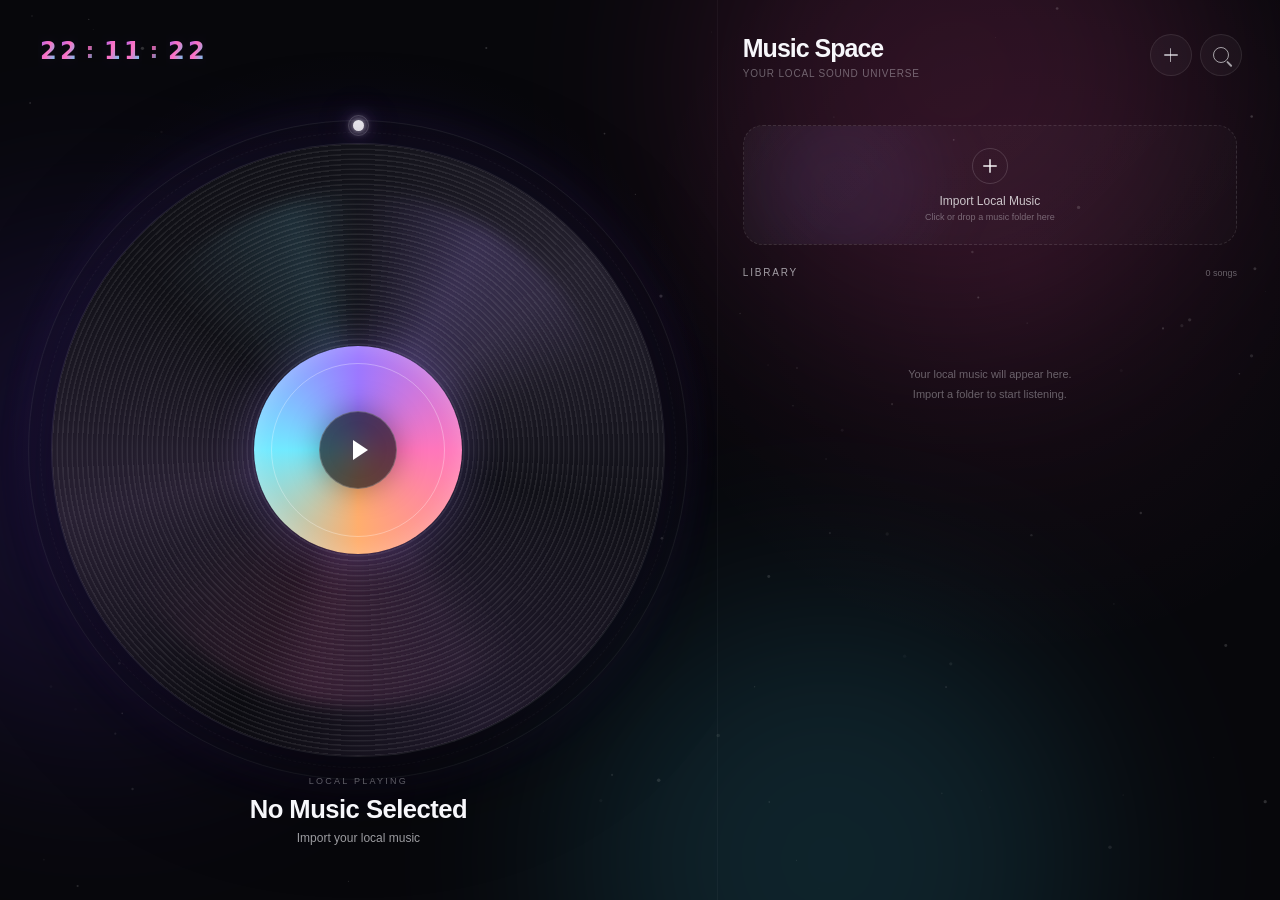
<file: index.html>
<!DOCTYPE html>

<html lang="zh-CN">
<head>
    <meta charset="UTF-8">

    <meta
            name="viewport"
            content="width=device-width,
             initial-scale=1.0,
             viewport-fit=cover"
    >

    <title>SONORA — Music Space</title>

    <link
            rel="stylesheet"
            href="style.css"
    >
    

</head>

<body>


<!-- =========================================================
     BACKGROUND
========================================================= -->

<div class="background">

    <div class="ambient one"></div>

    <div class="ambient two"></div>

    <div class="ambient three"></div>

</div>

<canvas id="particleCanvas"></canvas>


<!-- =========================================================
     APP
========================================================= -->

<main class="app">

    <!-- =====================================================
         LEFT PLAYER AREA
    ===================================================== -->

    <section class="player-area">


        <!-- =================================================
             CLOCK
        ================================================== -->

        <div class="player-header">

            <div
                    class="clock"
                    id="clock"
                    aria-label="Current time"
            >

                <div class="clock-digit-slot">
                    <span class="clock-digit current">0</span>
                    <span class="clock-digit next">0</span>
                </div>

                <div class="clock-digit-slot">
                    <span class="clock-digit current">0</span>
                    <span class="clock-digit next">0</span>
                </div>


                <span class="clock-colon">:</span>


                <div class="clock-digit-slot">
                    <span class="clock-digit current">0</span>
                    <span class="clock-digit next">0</span>
                </div>

                <div class="clock-digit-slot">
                    <span class="clock-digit current">0</span>
                    <span class="clock-digit next">0</span>
                </div>


                <span class="clock-colon">:</span>


                <div class="clock-digit-slot">
                    <span class="clock-digit current">0</span>
                    <span class="clock-digit next">0</span>
                </div>

                <div class="clock-digit-slot">
                    <span class="clock-digit current">0</span>
                    <span class="clock-digit next">0</span>
                </div>

            </div>

        </div>



        <!-- =================================================
             INVISIBLE PREV / NEXT ZONES
        ================================================== -->

        <div class="navigation-zones">

            <div
                    class="navigation-zone prev-zone"
                    aria-label="上一首"
            ></div>

            <div
                    class="navigation-zone next-zone"
                    aria-label="下一首"
            ></div>

        </div>


        <!-- =================================================
             PLAYER
        ================================================== -->

        <div class="player-stage">

            <div
                    class="player-system"
                    id="playerSystem"
            >

                <!-- Outer orbit -->

                <div class="orbit"></div>


                <!-- Progress circle -->

                <div
                        class="progress-orbit"
                        id="progressOrbit"
                ></div>


                <!-- Progress ball -->

                <div
                        class="progress-ball-container"
                        id="progressBallContainer"
                >

                    <div class="progress-ball"></div>

                </div>


                <!-- =================================================
                     ROTATING VINYL
                ================================================= -->

                <div
                        class="record"
                        id="record"
                >

                    <div class="record-light"></div>

                    <div class="grooves"></div>

                    <div class="record-label"></div>

                </div>


                <!-- =================================================
                     NON-ROTATING PLAY BUTTON
                ================================================= -->

                <div
                        class="play-button"
                        id="playButton"
                >

                    <div
                            class="play-icon"
                            id="playIcon"
                    ></div>

                </div>

            </div>

        </div>


        <!-- =================================================
             TRACK INFORMATION
        ================================================== -->

        <div class="track-info" id="trackInfo">

    <div class="track-status">
        LOCAL PLAYING
    </div>

    <div
            class="track-title"
            id="currentTitle"
    >
        No Music Selected
    </div>

    <div
            class="track-artist"
            id="currentArtist"
    >
        Import your local music
    </div>

    <!-- =================================================
         VOLUME CONTROL
    ================================================== -->

    <div
            class="volume-control"
            id="volumeControl"
    >

        <div class="volume-track">

            <div
                    class="volume-fill"
                    id="volumeFill"
            ></div>

            <div
                    class="volume-thumb"
                    id="volumeThumb"
            ></div>

        </div>

        <div
                class="volume-value"
                id="volumeValue"
        >
            100%
        </div>

    </div>

</div>

    </section>


    <!-- =====================================================
         RIGHT MUSIC SPACE
    ===================================================== -->

    <section class="music-space">


        <!-- Header -->

        <header class="space-header">

            <div>

                <div class="space-title">
                    Music Space
                </div>

                <div class="space-description">
                    YOUR LOCAL SOUND UNIVERSE
                </div>

            </div>


            <!-- Header Actions -->

            <div class="header-actions">


                <!-- Add music -->

                <button
                        class="add-button"
                        id="addButton"
                        aria-label="Import music"
                >

                    <span class="add-icon"></span>

                </button>


                <!-- Search -->

                <button
                        class="search-button"
                        id="searchButton"
                        aria-label="搜索"
                >

                    <span class="search-icon"></span>

                </button>

            </div>


            <!-- Search popup -->

            <div
                    class="search-box"
                    id="searchBox"
            >

                <input
                        id="searchInput"
                        class="search-input"
                        type="text"
                        autocomplete="off"
                        placeholder="Search your music..."
                >

            </div>

        </header>


        <!-- =================================================
             LIBRARY
        ================================================== -->

        <div class="library">


            <!-- Import Area -->

            <div
                    class="import-area"
                    id="importArea"
            >

                <div class="import-symbol"></div>

                <div class="import-title">
                    Import Local Music
                </div>

                <div class="import-sub">
                    Click or drop a music folder here
                </div>

            </div>


            <!-- Hidden file input -->

            <input
                    type="file"
                    id="fileInput"
                    hidden
                    multiple
                    webkitdirectory
                    directory
                    accept="
                    audio/mpeg,
                    audio/wav,
                    audio/flac,
                    audio/mp4,
                    video/mp4,
                    .mp4,
                    audio/aac,
                    audio/ogg,
                    audio/webm
                "
            >


            <!-- Library heading -->

            <div class="library-heading">

                <span>
                    Library
                </span>

                <span
                        class="track-count"
                        id="trackCount"
                >
                    0 songs
                </span>

            </div>


            <!-- Track list -->

            <div
                    class="track-list"
                    id="trackList"
            ></div>


            <!-- Empty -->

            <div
                    class="empty show"
                    id="emptyState"
            >

                Your local music will appear here.
                <br>
                Import a folder to start listening.

            </div>

        </div>

    </section>

</main>


<!-- =========================================================
     TOAST
========================================================= -->

<div
        class="toast"
        id="toast"
></div>


<!-- =========================================================
     AUDIO
========================================================= -->

<audio
        id="audio"
        preload="metadata"
></audio>


<!-- =========================================================
     JAVASCRIPT
========================================================= -->

<script src="scripts.js"></script>

</body>
</html>
</file>
<file: style.css>
/* 
   SONORA
   MASTER STYLESHEET
 */


/* 
   CORE
 */

@import url("./css/global/variables.css");
@import url("./css/global/reset.css");


/* 
   BACKGROUND
 */

@import url("./css/background/background.css");


/* 
   APP
 */

@import url("./css/global/app.css");

/*
    clock
 */
@import url("./css/clock/clock.css");

/* 
   LEFT PLAYER
 */

@import url("./css/layout/player-area.css");
@import url("./css/player/player-header.css");
@import url("./css/player/navigation.css");
@import url("./css/player/player-stage.css");


/* 
   PLAYER ORBIT
 */

@import url("./css/player/orbit.css");
@import url("./css/player/progress.css");


/* 
   RECORD
 */

@import url("./css/player/record.css");
@import url("./css/player/record-light.css");
@import url("./css/player/grooves.css");
@import url("./css/player/record-label.css");
@import url("./css/player/play-button.css");
@import url("./css/player/track-info.css");
@import url("./css/player/volume.css");


/* 
   RIGHT MUSIC SPACE
 */

@import url("./css/layout/music-space.css");
@import url("./css/library/header-actions.css");
@import url("./css/library/add-button.css");
@import url("./css/library/search.css");


/* 
   LIBRARY
 */

@import url("./css/layout/library.css");
@import url("./css/library/import-area.css");
@import url("./css/library/track-list.css");
@import url("./css/library/equalizer.css");
@import url("./css/library/empty.css");


/* 
   UI FEEDBACK
 */

@import url("./css/feedback/toast.css");


/* 
   RESPONSIVE
 */

@import url("./css/layout/responsive.css");
</file>
